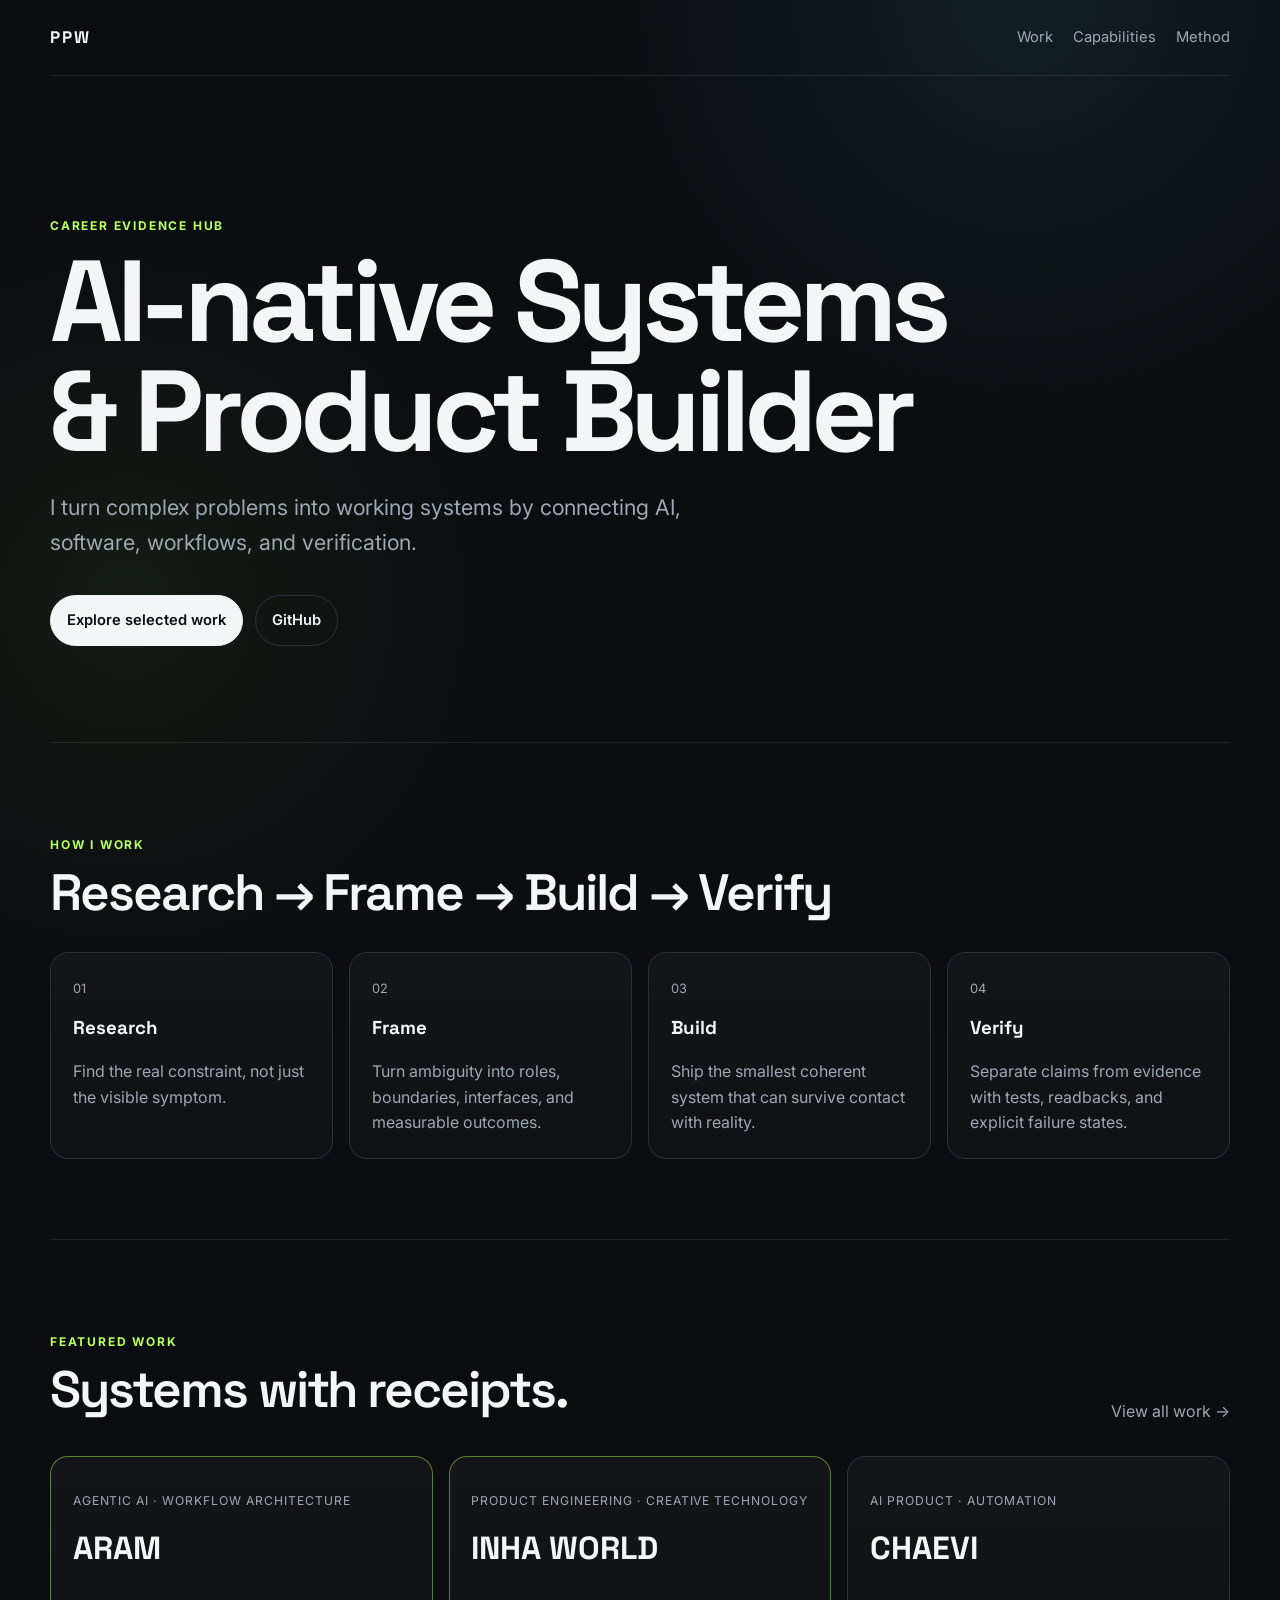
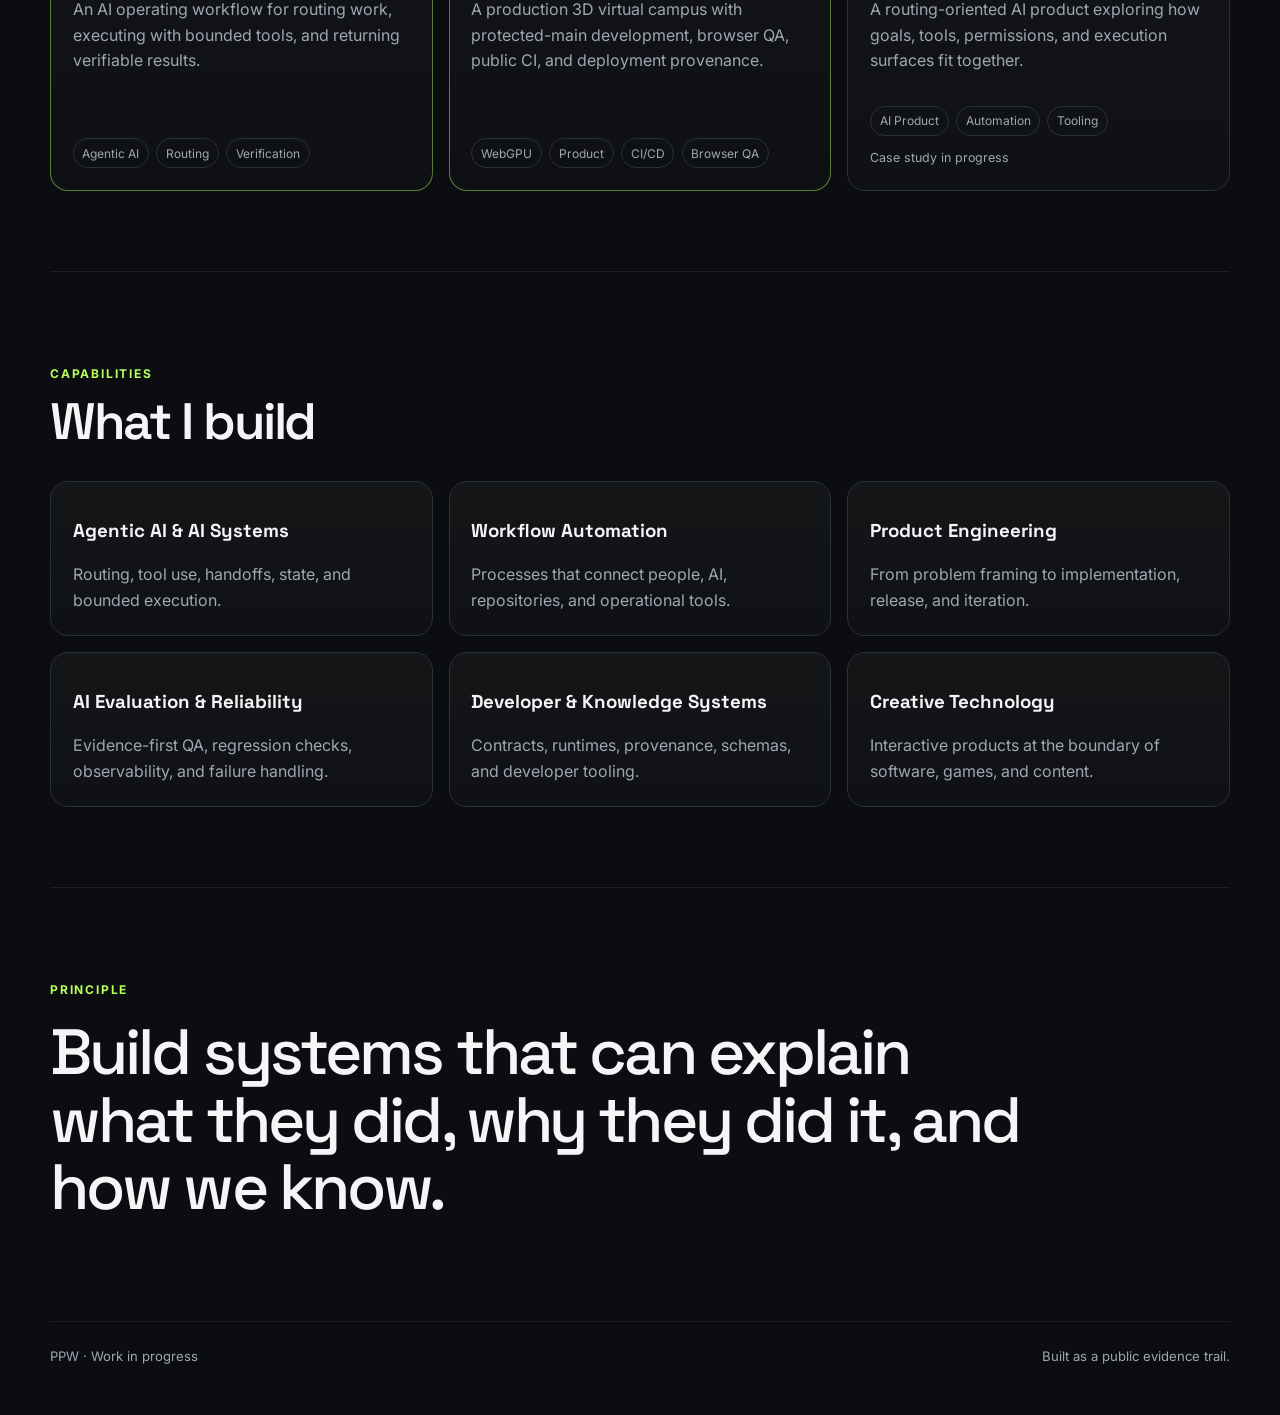
<file: index.html>
<!doctype html>
<html lang="en">
<head>
  <meta charset="utf-8">
  <meta name="viewport" content="width=device-width, initial-scale=1">
  <meta name="description" content="PPW is a career evidence hub for AI-native systems, products, workflows, and creative technology.">
  <title>PPW · AI-native Systems & Product Builder</title>
  <link rel="stylesheet" href="./assets/styles.css">
</head>
<body>
  <header class="site-header">
    <a class="brand" href="./">PPW</a>
    <nav aria-label="Primary">
      <a href="./work/">Work</a>
      <a href="#capabilities">Capabilities</a>
      <a href="#method">Method</a>
    </nav>
  </header>

  <main>
    <section class="hero shell">
      <p class="eyebrow">Career Evidence Hub</p>
      <h1>AI-native Systems<br>&amp; Product Builder</h1>
      <p class="lede">
        I turn complex problems into working systems by connecting AI, software,
        workflows, and verification.
      </p>
      <div class="hero-actions">
        <a class="button primary" href="./work/">Explore selected work</a>
        <a class="button ghost" href="https://github.com/aldol2678">GitHub</a>
      </div>
    </section>

    <section id="method" class="shell section">
      <div class="section-heading">
        <p class="eyebrow">How I work</p>
        <h2>Research → Frame → Build → Verify</h2>
      </div>
      <div class="method-grid">
        <article><span>01</span><h3>Research</h3><p>Find the real constraint, not just the visible symptom.</p></article>
        <article><span>02</span><h3>Frame</h3><p>Turn ambiguity into roles, boundaries, interfaces, and measurable outcomes.</p></article>
        <article><span>03</span><h3>Build</h3><p>Ship the smallest coherent system that can survive contact with reality.</p></article>
        <article><span>04</span><h3>Verify</h3><p>Separate claims from evidence with tests, readbacks, and explicit failure states.</p></article>
      </div>
    </section>

    <section class="shell section">
      <div class="section-heading split">
        <div>
          <p class="eyebrow">Featured work</p>
          <h2>Systems with receipts.</h2>
        </div>
        <a class="text-link" href="./work/">View all work →</a>
      </div>

      <div class="work-grid">
        <a class="project-card featured" href="./work/aram/">
          <p class="project-kicker">Agentic AI · Workflow Architecture</p>
          <h3>ARAM</h3>
          <p>An AI operating workflow for routing work, executing with bounded tools, and returning verifiable results.</p>
          <div class="tags"><span>Agentic AI</span><span>Routing</span><span>Verification</span></div>
        </a>

        <a class="project-card featured" href="./work/inha-world/">
          <p class="project-kicker">Product Engineering · Creative Technology</p>
          <h3>INHA WORLD</h3>
          <p>A production 3D virtual campus with protected-main development, browser QA, public CI, and deployment provenance.</p>
          <div class="tags"><span>WebGPU</span><span>Product</span><span>CI/CD</span><span>Browser QA</span></div>
        </a>

        <article class="project-card">
          <p class="project-kicker">AI Product · Automation</p>
          <h3>CHAEVI</h3>
          <p>A routing-oriented AI product exploring how goals, tools, permissions, and execution surfaces fit together.</p>
          <div class="tags"><span>AI Product</span><span>Automation</span><span>Tooling</span></div>
          <p class="status">Case study in progress</p>
        </article>
      </div>
    </section>

    <section id="capabilities" class="shell section">
      <div class="section-heading">
        <p class="eyebrow">Capabilities</p>
        <h2>What I build</h2>
      </div>
      <div class="capability-grid">
        <article><h3>Agentic AI &amp; AI Systems</h3><p>Routing, tool use, handoffs, state, and bounded execution.</p></article>
        <article><h3>Workflow Automation</h3><p>Processes that connect people, AI, repositories, and operational tools.</p></article>
        <article><h3>Product Engineering</h3><p>From problem framing to implementation, release, and iteration.</p></article>
        <article><h3>AI Evaluation &amp; Reliability</h3><p>Evidence-first QA, regression checks, observability, and failure handling.</p></article>
        <article><h3>Developer &amp; Knowledge Systems</h3><p>Contracts, runtimes, provenance, schemas, and developer tooling.</p></article>
        <article><h3>Creative Technology</h3><p>Interactive products at the boundary of software, games, and content.</p></article>
      </div>
    </section>

    <section class="shell section closing">
      <p class="eyebrow">Principle</p>
      <blockquote>Build systems that can explain what they did, why they did it, and how we know.</blockquote>
    </section>
  </main>

  <footer class="site-footer shell">
    <span>PPW · Work in progress</span>
    <span>Built as a public evidence trail.</span>
  </footer>
</body>
</html>
</file>
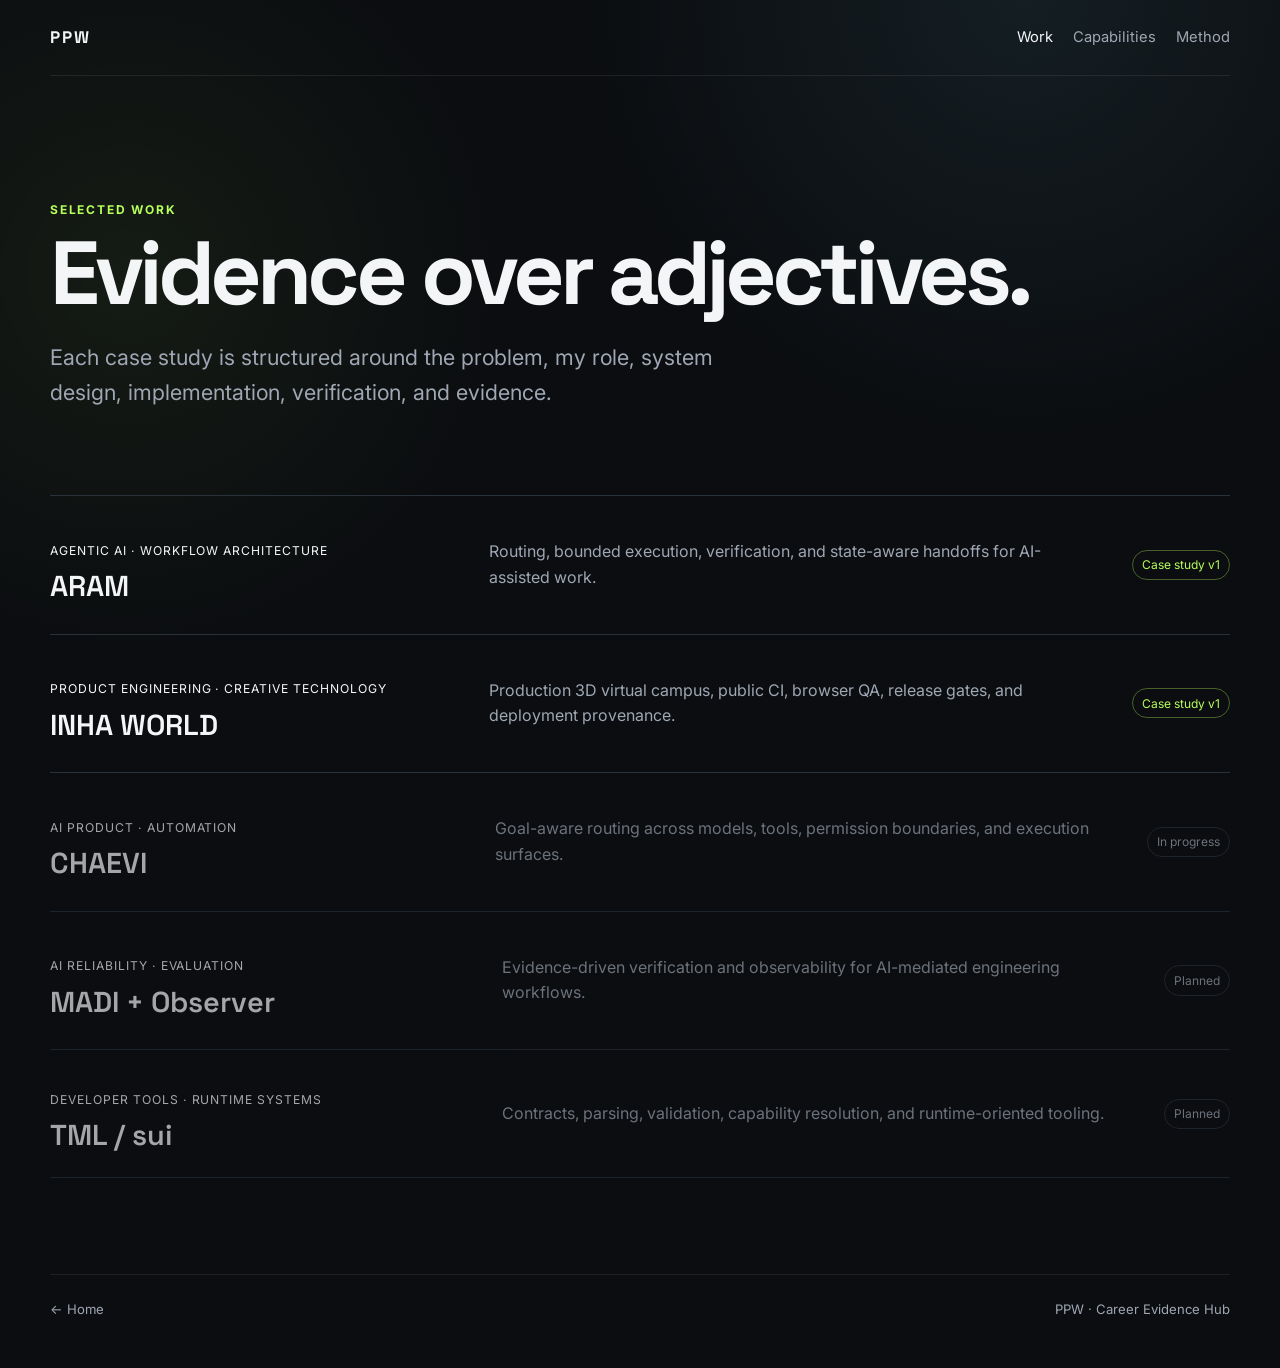
<file: work/index.html>
<!doctype html>
<html lang="en">
<head>
  <meta charset="utf-8">
  <meta name="viewport" content="width=device-width, initial-scale=1">
  <meta name="description" content="Selected work from PPW.">
  <title>Work · PPW</title>
  <link rel="stylesheet" href="../assets/styles.css">
</head>
<body>
  <header class="site-header">
    <a class="brand" href="../">PPW</a>
    <nav aria-label="Primary">
      <a aria-current="page" href="./">Work</a>
      <a href="../#capabilities">Capabilities</a>
      <a href="../#method">Method</a>
    </nav>
  </header>

  <main class="shell">
    <section class="page-hero">
      <p class="eyebrow">Selected work</p>
      <h1>Evidence over adjectives.</h1>
      <p class="lede">Each case study is structured around the problem, my role, system design, implementation, verification, and evidence.</p>
    </section>

    <section class="project-list">
      <a class="project-row" href="./aram/">
        <div>
          <p class="project-kicker">Agentic AI · Workflow Architecture</p>
          <h2>ARAM</h2>
        </div>
        <p>Routing, bounded execution, verification, and state-aware handoffs for AI-assisted work.</p>
        <span class="state live">Case study v1</span>
      </a>

      <a class="project-row" href="./inha-world/">
        <div>
          <p class="project-kicker">Product Engineering · Creative Technology</p>
          <h2>INHA WORLD</h2>
        </div>
        <p>Production 3D virtual campus, public CI, browser QA, release gates, and deployment provenance.</p>
        <span class="state live">Case study v1</span>
      </a>

      <article class="project-row muted">
        <div>
          <p class="project-kicker">AI Product · Automation</p>
          <h2>CHAEVI</h2>
        </div>
        <p>Goal-aware routing across models, tools, permission boundaries, and execution surfaces.</p>
        <span class="state">In progress</span>
      </article>

      <article class="project-row muted">
        <div>
          <p class="project-kicker">AI Reliability · Evaluation</p>
          <h2>MADI + Observer</h2>
        </div>
        <p>Evidence-driven verification and observability for AI-mediated engineering workflows.</p>
        <span class="state">Planned</span>
      </article>

      <article class="project-row muted">
        <div>
          <p class="project-kicker">Developer Tools · Runtime Systems</p>
          <h2>TML / sui</h2>
        </div>
        <p>Contracts, parsing, validation, capability resolution, and runtime-oriented tooling.</p>
        <span class="state">Planned</span>
      </article>
    </section>
  </main>

  <footer class="site-footer shell">
    <span><a href="../">← Home</a></span>
    <span>PPW · Career Evidence Hub</span>
  </footer>
</body>
</html>
</file>
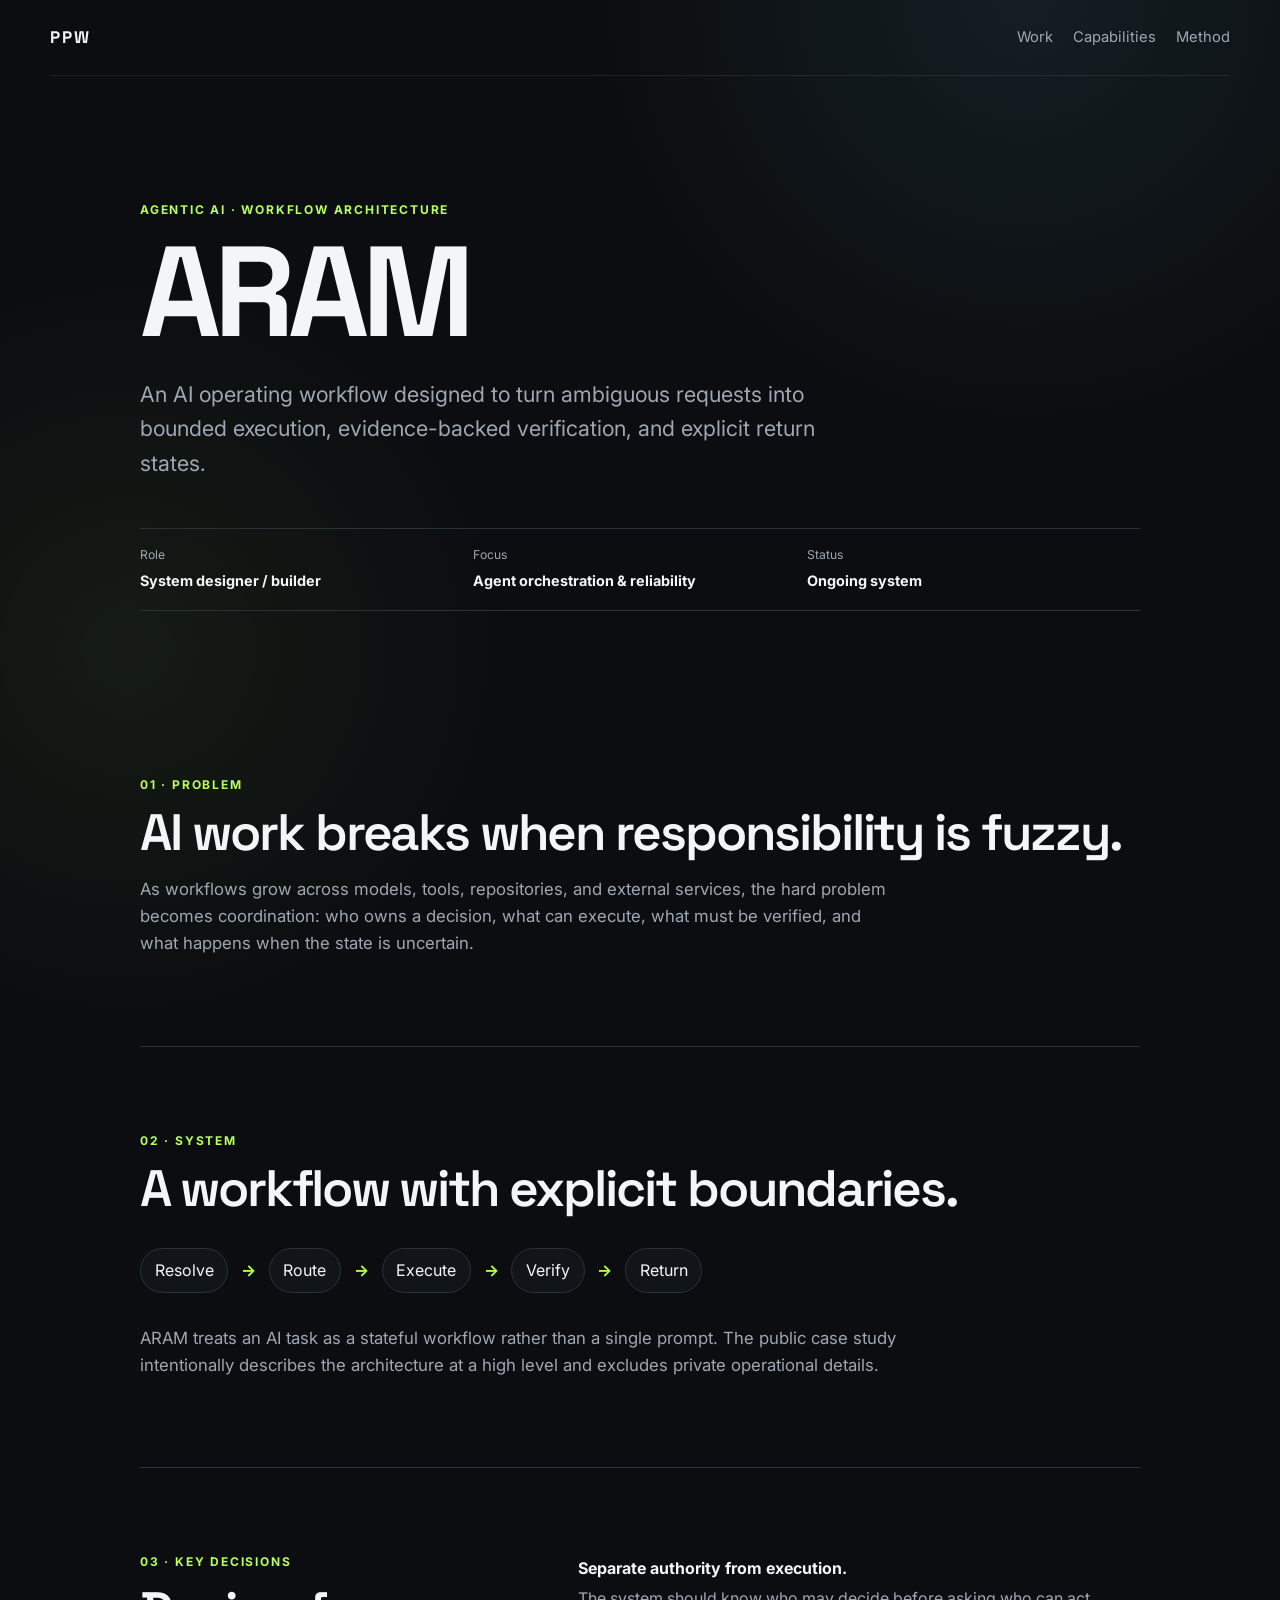
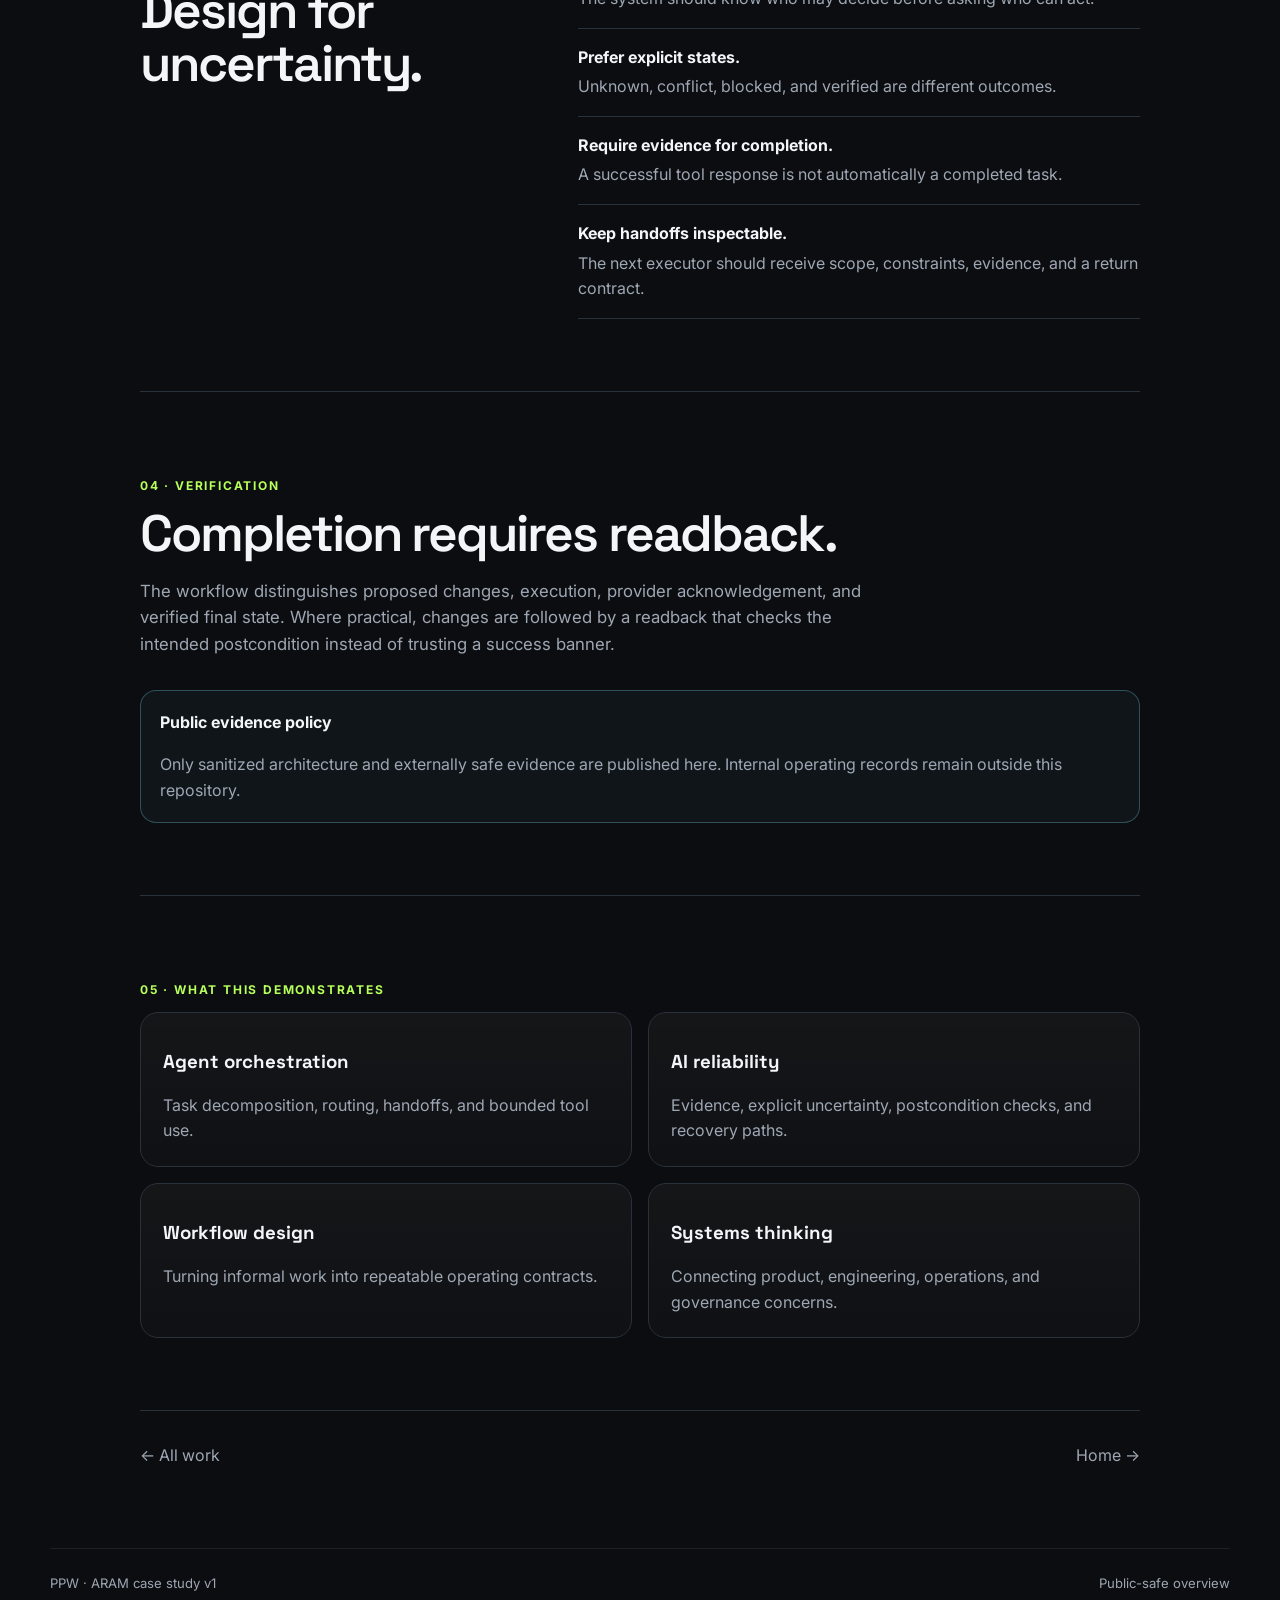
<file: work/aram/index.html>
<!doctype html>
<html lang="en">
<head>
  <meta charset="utf-8">
  <meta name="viewport" content="width=device-width, initial-scale=1">
  <meta name="description" content="ARAM case study: agentic AI workflow architecture.">
  <title>ARAM · PPW</title>
  <link rel="stylesheet" href="../../assets/styles.css">
</head>
<body>
  <header class="site-header">
    <a class="brand" href="../../">PPW</a>
    <nav aria-label="Primary">
      <a href="../">Work</a>
      <a href="../../#capabilities">Capabilities</a>
      <a href="../../#method">Method</a>
    </nav>
  </header>

  <main class="shell case-study">
    <section class="case-hero">
      <p class="eyebrow">Agentic AI · Workflow Architecture</p>
      <h1>ARAM</h1>
      <p class="lede">
        An AI operating workflow designed to turn ambiguous requests into bounded execution,
        evidence-backed verification, and explicit return states.
      </p>
      <div class="facts">
        <div><span>Role</span><strong>System designer / builder</strong></div>
        <div><span>Focus</span><strong>Agent orchestration &amp; reliability</strong></div>
        <div><span>Status</span><strong>Ongoing system</strong></div>
      </div>
    </section>

    <section class="case-section">
      <p class="eyebrow">01 · Problem</p>
      <h2>AI work breaks when responsibility is fuzzy.</h2>
      <p>
        As workflows grow across models, tools, repositories, and external services,
        the hard problem becomes coordination: who owns a decision, what can execute,
        what must be verified, and what happens when the state is uncertain.
      </p>
    </section>

    <section class="case-section">
      <p class="eyebrow">02 · System</p>
      <h2>A workflow with explicit boundaries.</h2>
      <div class="flow" aria-label="ARAM high-level flow">
        <span>Resolve</span><b>→</b><span>Route</span><b>→</b><span>Execute</span><b>→</b><span>Verify</span><b>→</b><span>Return</span>
      </div>
      <p>
        ARAM treats an AI task as a stateful workflow rather than a single prompt.
        The public case study intentionally describes the architecture at a high level
        and excludes private operational details.
      </p>
    </section>

    <section class="case-section two-column">
      <div>
        <p class="eyebrow">03 · Key decisions</p>
        <h2>Design for uncertainty.</h2>
      </div>
      <ul class="decision-list">
        <li><strong>Separate authority from execution.</strong> The system should know who may decide before asking who can act.</li>
        <li><strong>Prefer explicit states.</strong> Unknown, conflict, blocked, and verified are different outcomes.</li>
        <li><strong>Require evidence for completion.</strong> A successful tool response is not automatically a completed task.</li>
        <li><strong>Keep handoffs inspectable.</strong> The next executor should receive scope, constraints, evidence, and a return contract.</li>
      </ul>
    </section>

    <section class="case-section">
      <p class="eyebrow">04 · Verification</p>
      <h2>Completion requires readback.</h2>
      <p>
        The workflow distinguishes proposed changes, execution, provider acknowledgement,
        and verified final state. Where practical, changes are followed by a readback that
        checks the intended postcondition instead of trusting a success banner.
      </p>
      <div class="evidence-note">
        <strong>Public evidence policy</strong>
        <p>Only sanitized architecture and externally safe evidence are published here. Internal operating records remain outside this repository.</p>
      </div>
    </section>

    <section class="case-section">
      <p class="eyebrow">05 · What this demonstrates</p>
      <div class="capability-grid compact">
        <article><h3>Agent orchestration</h3><p>Task decomposition, routing, handoffs, and bounded tool use.</p></article>
        <article><h3>AI reliability</h3><p>Evidence, explicit uncertainty, postcondition checks, and recovery paths.</p></article>
        <article><h3>Workflow design</h3><p>Turning informal work into repeatable operating contracts.</p></article>
        <article><h3>Systems thinking</h3><p>Connecting product, engineering, operations, and governance concerns.</p></article>
      </div>
    </section>

    <nav class="case-nav" aria-label="Case study navigation">
      <a href="../">← All work</a>
      <a href="../../">Home →</a>
    </nav>
  </main>

  <footer class="site-footer shell">
    <span>PPW · ARAM case study v1</span>
    <span>Public-safe overview</span>
  </footer>
</body>
</html>
</file>
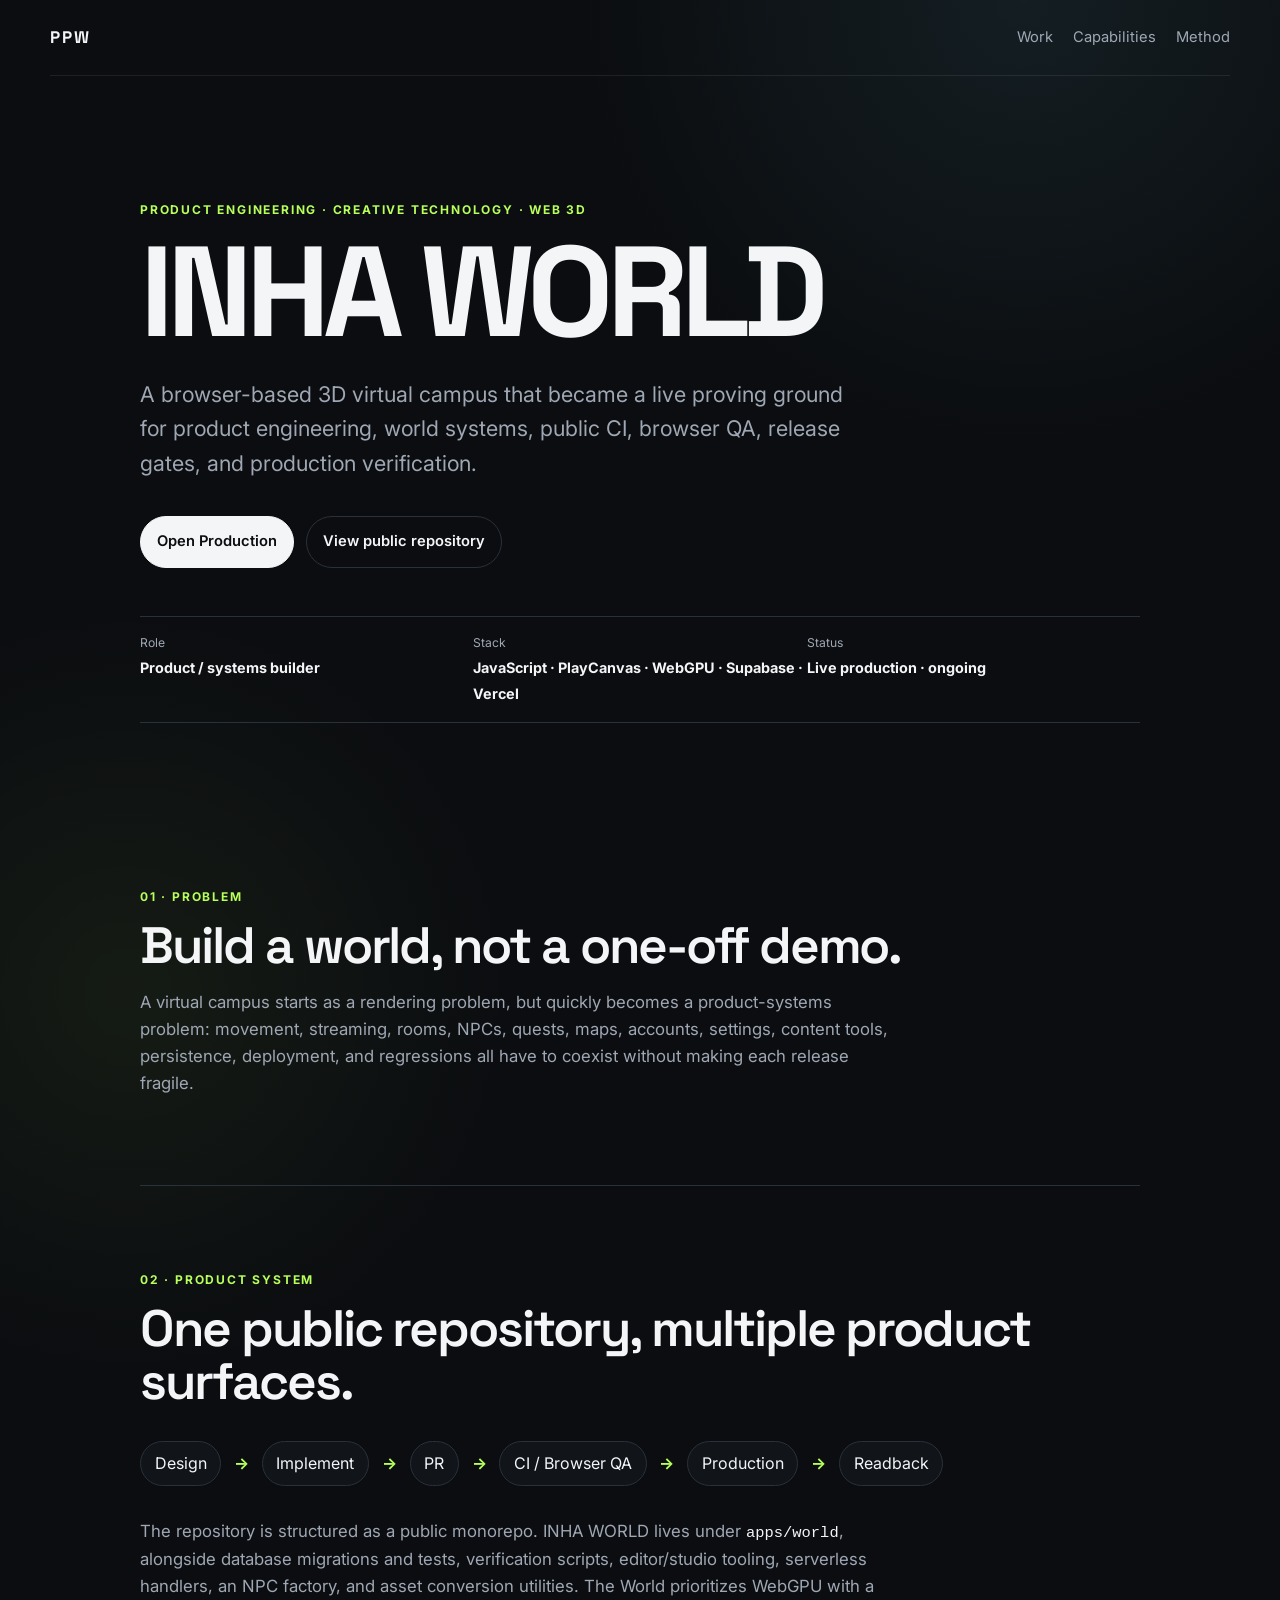
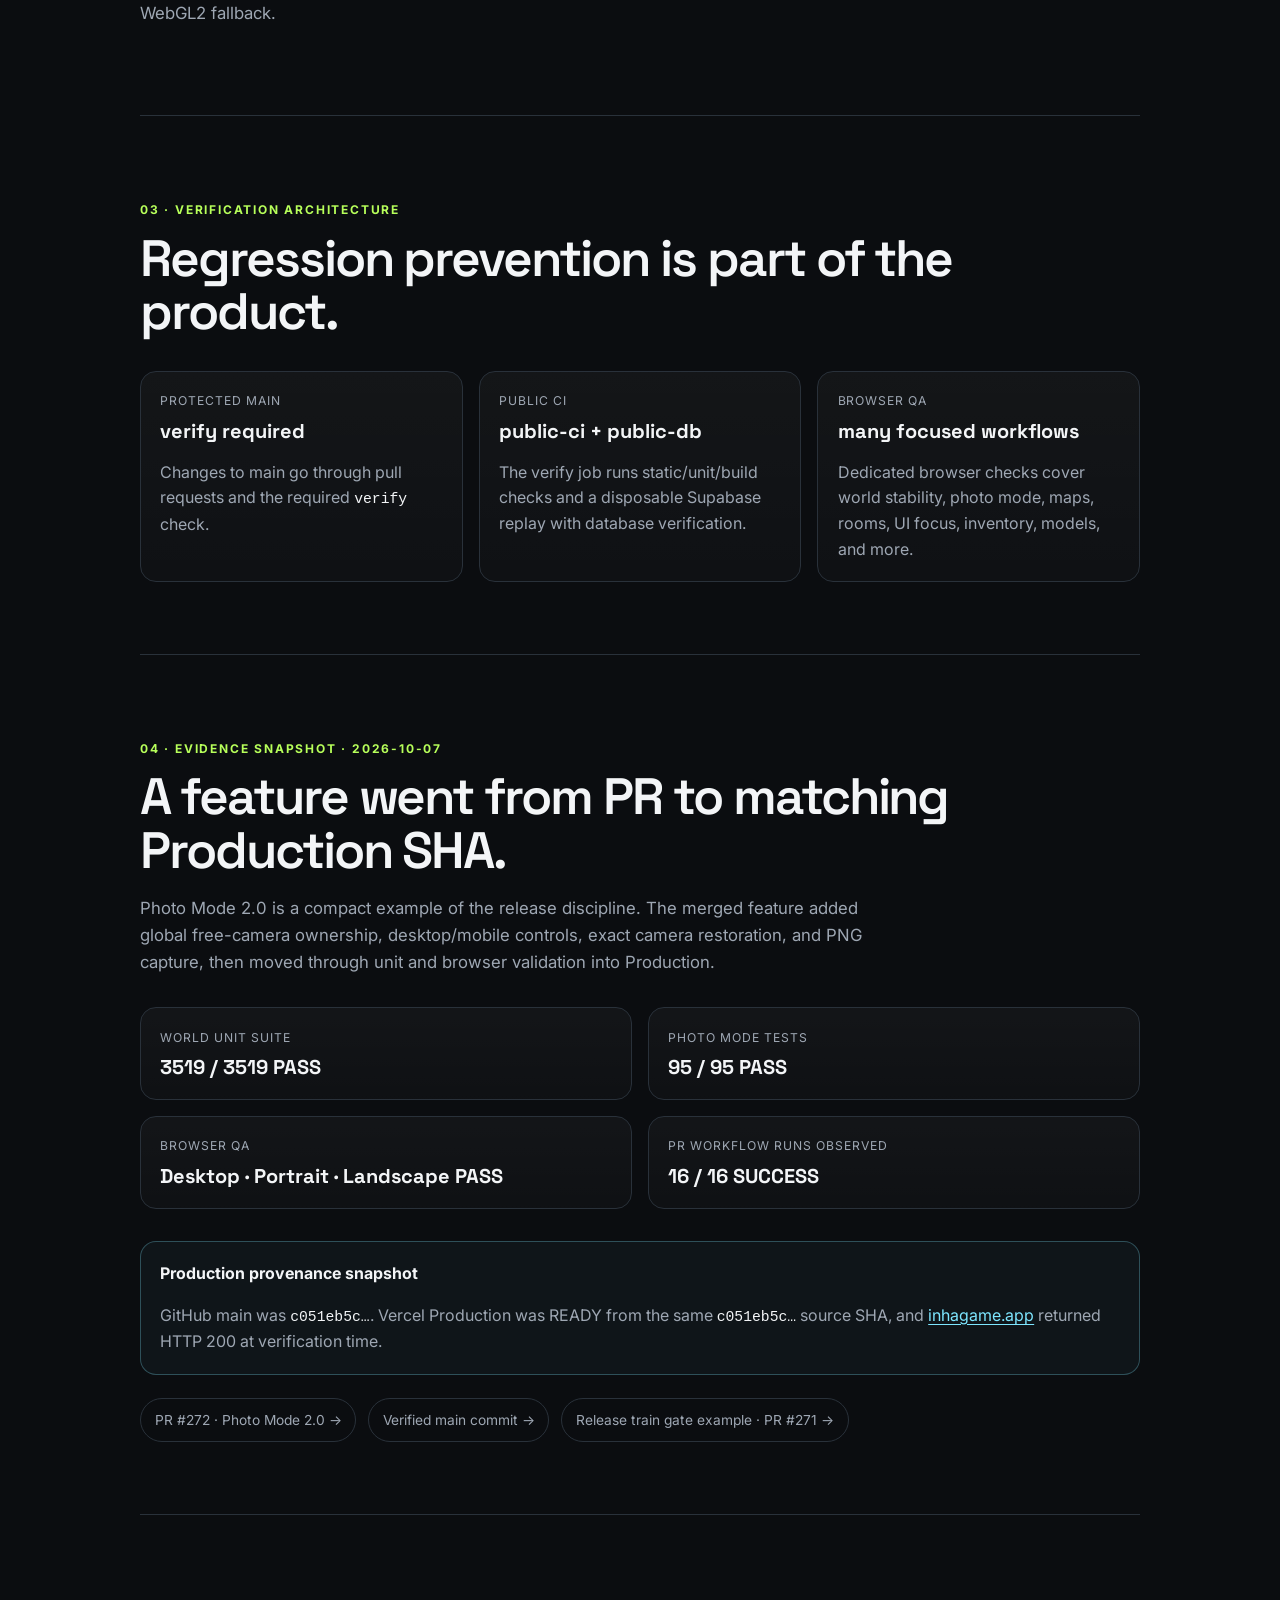
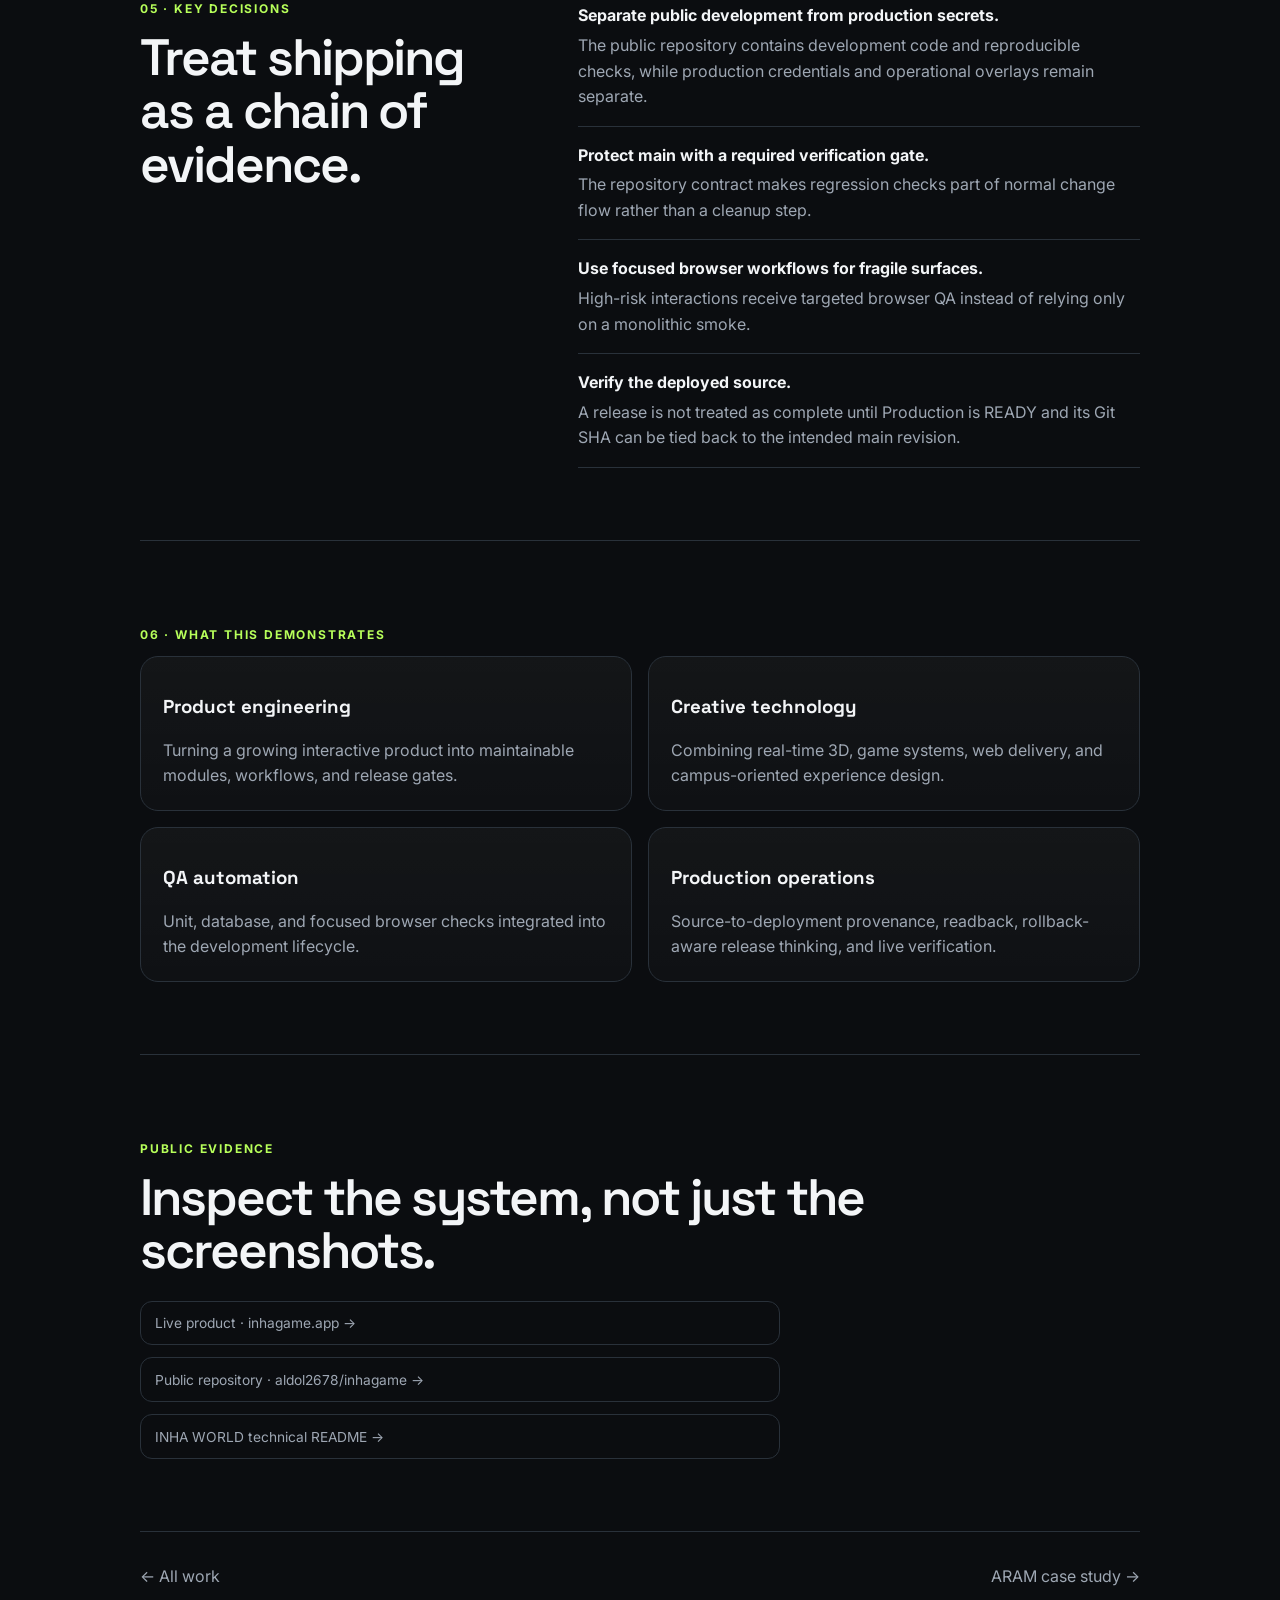
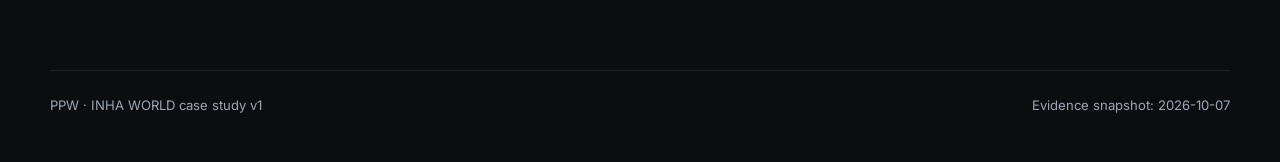
<file: work/inha-world/index.html>
<!doctype html>
<html lang="en">
<head>
  <meta charset="utf-8">
  <meta name="viewport" content="width=device-width, initial-scale=1">
  <meta name="description" content="INHA WORLD case study: product engineering, WebGPU, public CI, browser QA, and production verification.">
  <title>INHA WORLD · PPW</title>
  <link rel="stylesheet" href="../../assets/styles.css">
</head>
<body>
  <header class="site-header">
    <a class="brand" href="../../">PPW</a>
    <nav aria-label="Primary">
      <a href="../">Work</a>
      <a href="../../#capabilities">Capabilities</a>
      <a href="../../#method">Method</a>
    </nav>
  </header>

  <main class="shell case-study">
    <section class="case-hero">
      <p class="eyebrow">Product Engineering · Creative Technology · Web 3D</p>
      <h1>INHA WORLD</h1>
      <p class="lede">
        A browser-based 3D virtual campus that became a live proving ground for product engineering,
        world systems, public CI, browser QA, release gates, and production verification.
      </p>
      <div class="hero-actions">
        <a class="button primary" href="https://inhagame.app">Open Production</a>
        <a class="button ghost" href="https://github.com/aldol2678/inhagame">View public repository</a>
      </div>
      <div class="facts">
        <div><span>Role</span><strong>Product / systems builder</strong></div>
        <div><span>Stack</span><strong>JavaScript · PlayCanvas · WebGPU · Supabase · Vercel</strong></div>
        <div><span>Status</span><strong>Live production · ongoing</strong></div>
      </div>
    </section>

    <section class="case-section">
      <p class="eyebrow">01 · Problem</p>
      <h2>Build a world, not a one-off demo.</h2>
      <p>
        A virtual campus starts as a rendering problem, but quickly becomes a product-systems problem:
        movement, streaming, rooms, NPCs, quests, maps, accounts, settings, content tools, persistence,
        deployment, and regressions all have to coexist without making each release fragile.
      </p>
    </section>

    <section class="case-section">
      <p class="eyebrow">02 · Product system</p>
      <h2>One public repository, multiple product surfaces.</h2>
      <div class="flow" aria-label="INHA WORLD development loop">
        <span>Design</span><b>→</b><span>Implement</span><b>→</b><span>PR</span><b>→</b><span>CI / Browser QA</span><b>→</b><span>Production</span><b>→</b><span>Readback</span>
      </div>
      <p>
        The repository is structured as a public monorepo. INHA WORLD lives under <span class="mono">apps/world</span>,
        alongside database migrations and tests, verification scripts, editor/studio tooling, serverless handlers,
        an NPC factory, and asset conversion utilities. The World prioritizes WebGPU with a WebGL2 fallback.
      </p>
    </section>

    <section class="case-section">
      <p class="eyebrow">03 · Verification architecture</p>
      <h2>Regression prevention is part of the product.</h2>
      <div class="evidence-grid">
        <article class="evidence-card">
          <span class="evidence-label">Protected main</span>
          <strong class="evidence-value">verify required</strong>
          <p>Changes to main go through pull requests and the required <span class="mono">verify</span> check.</p>
        </article>
        <article class="evidence-card">
          <span class="evidence-label">Public CI</span>
          <strong class="evidence-value">public-ci + public-db</strong>
          <p>The verify job runs static/unit/build checks and a disposable Supabase replay with database verification.</p>
        </article>
        <article class="evidence-card">
          <span class="evidence-label">Browser QA</span>
          <strong class="evidence-value">many focused workflows</strong>
          <p>Dedicated browser checks cover world stability, photo mode, maps, rooms, UI focus, inventory, models, and more.</p>
        </article>
      </div>
    </section>

    <section class="case-section">
      <p class="eyebrow">04 · Evidence snapshot · 2026-10-07</p>
      <h2>A feature went from PR to matching Production SHA.</h2>
      <p>
        Photo Mode 2.0 is a compact example of the release discipline. The merged feature added global free-camera ownership,
        desktop/mobile controls, exact camera restoration, and PNG capture, then moved through unit and browser validation into Production.
      </p>

      <div class="metric-grid">
        <article><span>World unit suite</span><strong>3519 / 3519 PASS</strong></article>
        <article><span>Photo Mode tests</span><strong>95 / 95 PASS</strong></article>
        <article><span>Browser QA</span><strong>Desktop · Portrait · Landscape PASS</strong></article>
        <article><span>PR workflow runs observed</span><strong>16 / 16 SUCCESS</strong></article>
      </div>

      <div class="evidence-note">
        <strong>Production provenance snapshot</strong>
        <p>
          GitHub main was <span class="mono">c051eb5c…</span>. Vercel Production was READY from the same
          <span class="mono">c051eb5c…</span> source SHA, and <a class="inline-link" href="https://inhagame.app">inhagame.app</a>
          returned HTTP 200 at verification time.
        </p>
      </div>

      <div class="evidence-links">
        <a href="https://github.com/aldol2678/inhagame/pull/272">PR #272 · Photo Mode 2.0 →</a>
        <a href="https://github.com/aldol2678/inhagame/commit/c051eb5c2282ac1323aa7ac4462651e0e2f57e3e">Verified main commit →</a>
        <a href="https://github.com/aldol2678/inhagame/pull/271">Release train gate example · PR #271 →</a>
      </div>
    </section>

    <section class="case-section two-column">
      <div>
        <p class="eyebrow">05 · Key decisions</p>
        <h2>Treat shipping as a chain of evidence.</h2>
      </div>
      <ul class="decision-list">
        <li><strong>Separate public development from production secrets.</strong> The public repository contains development code and reproducible checks, while production credentials and operational overlays remain separate.</li>
        <li><strong>Protect main with a required verification gate.</strong> The repository contract makes regression checks part of normal change flow rather than a cleanup step.</li>
        <li><strong>Use focused browser workflows for fragile surfaces.</strong> High-risk interactions receive targeted browser QA instead of relying only on a monolithic smoke.</li>
        <li><strong>Verify the deployed source.</strong> A release is not treated as complete until Production is READY and its Git SHA can be tied back to the intended main revision.</li>
      </ul>
    </section>

    <section class="case-section">
      <p class="eyebrow">06 · What this demonstrates</p>
      <div class="capability-grid compact">
        <article><h3>Product engineering</h3><p>Turning a growing interactive product into maintainable modules, workflows, and release gates.</p></article>
        <article><h3>Creative technology</h3><p>Combining real-time 3D, game systems, web delivery, and campus-oriented experience design.</p></article>
        <article><h3>QA automation</h3><p>Unit, database, and focused browser checks integrated into the development lifecycle.</p></article>
        <article><h3>Production operations</h3><p>Source-to-deployment provenance, readback, rollback-aware release thinking, and live verification.</p></article>
      </div>
    </section>

    <section class="case-section">
      <p class="eyebrow">Public evidence</p>
      <h2>Inspect the system, not just the screenshots.</h2>
      <div class="evidence-links stacked">
        <a href="https://inhagame.app">Live product · inhagame.app →</a>
        <a href="https://github.com/aldol2678/inhagame">Public repository · aldol2678/inhagame →</a>
        <a href="https://github.com/aldol2678/inhagame/blob/main/apps/world/README.md">INHA WORLD technical README →</a>
      </div>
    </section>

    <nav class="case-nav" aria-label="Case study navigation">
      <a href="../">← All work</a>
      <a href="../aram/">ARAM case study →</a>
    </nav>
  </main>

  <footer class="site-footer shell">
    <span>PPW · INHA WORLD case study v1</span>
    <span>Evidence snapshot: 2026-10-07</span>
  </footer>
</body>
</html>
</file>
<file: assets/styles.css>
@import url('https://fonts.googleapis.com/css2?family=Inter:wght@400;500;600;700&family=Space+Grotesk:wght@500;600;700&display=swap');

:root {
  --bg: #0b0d10;
  --surface: #11151a;
  --surface-2: #171c22;
  --text: #f3f5f7;
  --muted: #9ea7b3;
  --line: #29313a;
  --accent: #b7ff5a;
  --accent-2: #7de6ff;
  --max: 1180px;
}

* { box-sizing: border-box; }

html { scroll-behavior: smooth; }

body {
  margin: 0;
  background:
    radial-gradient(circle at 80% 0%, rgba(125, 230, 255, .08), transparent 28rem),
    radial-gradient(circle at 10% 20%, rgba(183, 255, 90, .06), transparent 24rem),
    var(--bg);
  color: var(--text);
  font-family: Inter, system-ui, sans-serif;
  line-height: 1.6;
}

a { color: inherit; text-decoration: none; }

.shell { width: min(calc(100% - 2rem), var(--max)); margin-inline: auto; }

.site-header {
  width: min(calc(100% - 2rem), var(--max));
  margin: 0 auto;
  min-height: 76px;
  display: flex;
  align-items: center;
  justify-content: space-between;
  border-bottom: 1px solid rgba(255,255,255,.08);
}

.brand {
  font: 700 1.05rem/1 "Space Grotesk", sans-serif;
  letter-spacing: .12em;
}

.site-header nav { display: flex; gap: 1.25rem; color: var(--muted); font-size: .92rem; }
.site-header nav a:hover, .site-header nav a[aria-current="page"] { color: var(--text); }

.hero { padding: 8rem 0 6rem; }
.hero h1, .page-hero h1, .case-hero h1 {
  font-family: "Space Grotesk", sans-serif;
  letter-spacing: -.055em;
  line-height: .95;
  margin: .4rem 0 1.5rem;
}
.hero h1 { font-size: clamp(3.6rem, 9vw, 8rem); max-width: 1000px; }
.page-hero h1 { font-size: clamp(3.1rem, 7vw, 6rem); }
.case-hero h1 { font-size: clamp(4rem, 10vw, 8rem); }

.eyebrow {
  color: var(--accent);
  text-transform: uppercase;
  font-size: .75rem;
  letter-spacing: .15em;
  font-weight: 700;
}

.lede { color: var(--muted); font-size: clamp(1.08rem, 2vw, 1.35rem); max-width: 720px; }

.hero-actions { display: flex; gap: .75rem; margin-top: 2.25rem; flex-wrap: wrap; }
.button {
  border: 1px solid var(--line);
  padding: .8rem 1rem;
  border-radius: 999px;
  font-weight: 600;
  font-size: .92rem;
}
.button.primary { background: var(--text); color: var(--bg); border-color: var(--text); }
.button.ghost:hover { border-color: var(--muted); }

.section { padding: 5rem 0; border-top: 1px solid rgba(255,255,255,.08); }
.section-heading { margin-bottom: 2rem; }
.section-heading.split { display: flex; justify-content: space-between; align-items: end; gap: 2rem; }
.section-heading h2, .case-section h2 {
  font: 600 clamp(2rem, 4vw, 3.4rem)/1.05 "Space Grotesk", sans-serif;
  letter-spacing: -.04em;
  margin: .5rem 0;
}
.text-link { color: var(--muted); }
.text-link:hover { color: var(--text); }

.method-grid,
.capability-grid,
.work-grid {
  display: grid;
  gap: 1rem;
}

.method-grid { grid-template-columns: repeat(4, 1fr); }
.capability-grid { grid-template-columns: repeat(3, 1fr); }
.work-grid { grid-template-columns: repeat(3, 1fr); }

.method-grid article,
.capability-grid article,
.project-card {
  background: linear-gradient(180deg, rgba(255,255,255,.035), rgba(255,255,255,.015));
  border: 1px solid var(--line);
  border-radius: 18px;
  padding: 1.35rem;
}

.method-grid article span { color: var(--muted); font-size: .8rem; }
.method-grid h3, .capability-grid h3, .project-card h3 {
  font-family: "Space Grotesk", sans-serif;
  margin: .8rem 0 .4rem;
}
.method-grid p, .capability-grid p, .project-card p { color: var(--muted); margin-bottom: 0; }

.project-card { min-height: 290px; display: flex; flex-direction: column; }
.project-card.featured { border-color: rgba(183,255,90,.45); }
.project-card.featured:hover { transform: translateY(-2px); transition: .2s ease; }
.project-kicker { font-size: .76rem; text-transform: uppercase; letter-spacing: .08em; }
.project-card h3 { font-size: 2rem; color: var(--text); }
.tags { display: flex; gap: .45rem; flex-wrap: wrap; margin-top: auto; padding-top: 2rem; }
.tags span, .state {
  border: 1px solid var(--line);
  border-radius: 999px;
  padding: .28rem .55rem;
  color: var(--muted);
  font-size: .75rem;
}
.status { font-size: .78rem; }

.closing blockquote {
  font: 500 clamp(2rem, 5vw, 4.5rem)/1.05 "Space Grotesk", sans-serif;
  letter-spacing: -.045em;
  margin: 1.25rem 0;
  max-width: 980px;
}

.site-footer {
  border-top: 1px solid rgba(255,255,255,.08);
  padding: 1.5rem 0 3rem;
  display: flex;
  justify-content: space-between;
  gap: 1rem;
  color: var(--muted);
  font-size: .82rem;
}

.page-hero { padding: 7rem 0 4rem; }
.project-list { border-top: 1px solid var(--line); margin-bottom: 6rem; }
.project-row {
  display: grid;
  grid-template-columns: 1fr 1.5fr auto;
  gap: 2rem;
  align-items: center;
  padding: 1.7rem 0;
  border-bottom: 1px solid var(--line);
}
.project-row h2 { font: 600 1.8rem/1 "Space Grotesk", sans-serif; margin: .35rem 0 0; }
.project-row > p { color: var(--muted); }
.project-row:not(.muted):hover h2 { color: var(--accent); }
.project-row.muted { opacity: .66; }
.state.live { color: var(--accent); border-color: rgba(183,255,90,.35); }

.case-study { max-width: 1000px; }
.case-hero { padding: 7rem 0 5rem; }
.facts {
  margin-top: 3rem;
  border-top: 1px solid var(--line);
  border-bottom: 1px solid var(--line);
  display: grid;
  grid-template-columns: repeat(3, 1fr);
}
.facts div { padding: 1rem 0; }
.facts span { display:block; color: var(--muted); font-size: .76rem; margin-bottom: .2rem; }
.facts strong { font-size: .9rem; }

.case-section { padding: 4.5rem 0; border-bottom: 1px solid var(--line); }
.case-section > p:not(.eyebrow) { color: var(--muted); max-width: 760px; font-size: 1.05rem; }
.case-section.two-column { display: grid; grid-template-columns: .8fr 1.2fr; gap: 4rem; }
.flow { display: flex; gap: .8rem; align-items: center; flex-wrap: wrap; margin: 2rem 0; }
.flow span { border: 1px solid var(--line); border-radius: 999px; padding: .55rem .85rem; background: var(--surface); }
.flow b { color: var(--accent); }
.decision-list { padding: 0; margin: 0; list-style: none; }
.decision-list li { padding: 1rem 0; border-bottom: 1px solid var(--line); color: var(--muted); }
.decision-list strong { color: var(--text); display: block; margin-bottom: .25rem; }
.evidence-note { border: 1px solid rgba(125,230,255,.28); background: rgba(125,230,255,.04); border-radius: 16px; padding: 1.2rem; margin-top: 2rem; }
.evidence-note p { color: var(--muted); margin-bottom: 0; }
.capability-grid.compact { grid-template-columns: repeat(2, 1fr); }
.case-nav { display:flex; justify-content:space-between; padding: 2rem 0 5rem; color:var(--muted); }

@media (max-width: 860px) {
  .method-grid, .work-grid, .capability-grid { grid-template-columns: 1fr 1fr; }
  .project-row { grid-template-columns: 1fr; gap: .5rem; }
  .case-section.two-column { grid-template-columns: 1fr; gap: 1rem; }
}

@media (max-width: 580px) {
  .site-header { align-items: flex-start; padding: 1.2rem 0; gap: 1rem; }
  .site-header nav { gap: .8rem; font-size: .8rem; flex-wrap: wrap; justify-content: flex-end; }
  .hero { padding: 5rem 0 4rem; }
  .method-grid, .work-grid, .capability-grid, .capability-grid.compact { grid-template-columns: 1fr; }
  .section-heading.split, .site-footer { align-items: flex-start; flex-direction: column; }
  .facts { grid-template-columns: 1fr; }
  .facts div + div { border-top: 1px solid var(--line); }
}

/* Evidence-rich case study components */
.mono {
  font-family: ui-monospace, SFMono-Regular, Menlo, Monaco, Consolas, monospace;
  font-size: .92em;
  color: var(--text);
}
.inline-link { color: var(--accent-2); text-decoration: underline; text-underline-offset: .2em; }
.evidence-grid,
.metric-grid {
  display: grid;
  gap: 1rem;
  margin-top: 2rem;
}
.evidence-grid { grid-template-columns: repeat(3, 1fr); }
.metric-grid { grid-template-columns: repeat(2, 1fr); }
.evidence-card,
.metric-grid article {
  border: 1px solid var(--line);
  border-radius: 16px;
  padding: 1.2rem;
  background: linear-gradient(180deg, rgba(255,255,255,.035), rgba(255,255,255,.015));
}
.evidence-label,
.metric-grid span {
  display: block;
  color: var(--muted);
  font-size: .76rem;
  text-transform: uppercase;
  letter-spacing: .08em;
  margin-bottom: .5rem;
}
.evidence-value,
.metric-grid strong {
  display: block;
  font-family: "Space Grotesk", sans-serif;
  font-size: 1.25rem;
  line-height: 1.25;
}
.evidence-card p { color: var(--muted); margin-bottom: 0; }
.evidence-links {
  display: flex;
  flex-wrap: wrap;
  gap: .75rem;
  margin-top: 1.4rem;
}
.evidence-links a {
  border: 1px solid var(--line);
  border-radius: 999px;
  padding: .65rem .85rem;
  color: var(--muted);
  font-size: .86rem;
}
.evidence-links a:hover { color: var(--text); border-color: var(--muted); }
.evidence-links.stacked { flex-direction: column; align-items: flex-start; }
.evidence-links.stacked a { border-radius: 12px; width: min(100%, 640px); }

@media (max-width: 860px) {
  .evidence-grid { grid-template-columns: 1fr; }
}

@media (max-width: 580px) {
  .metric-grid { grid-template-columns: 1fr; }
}
</file>
